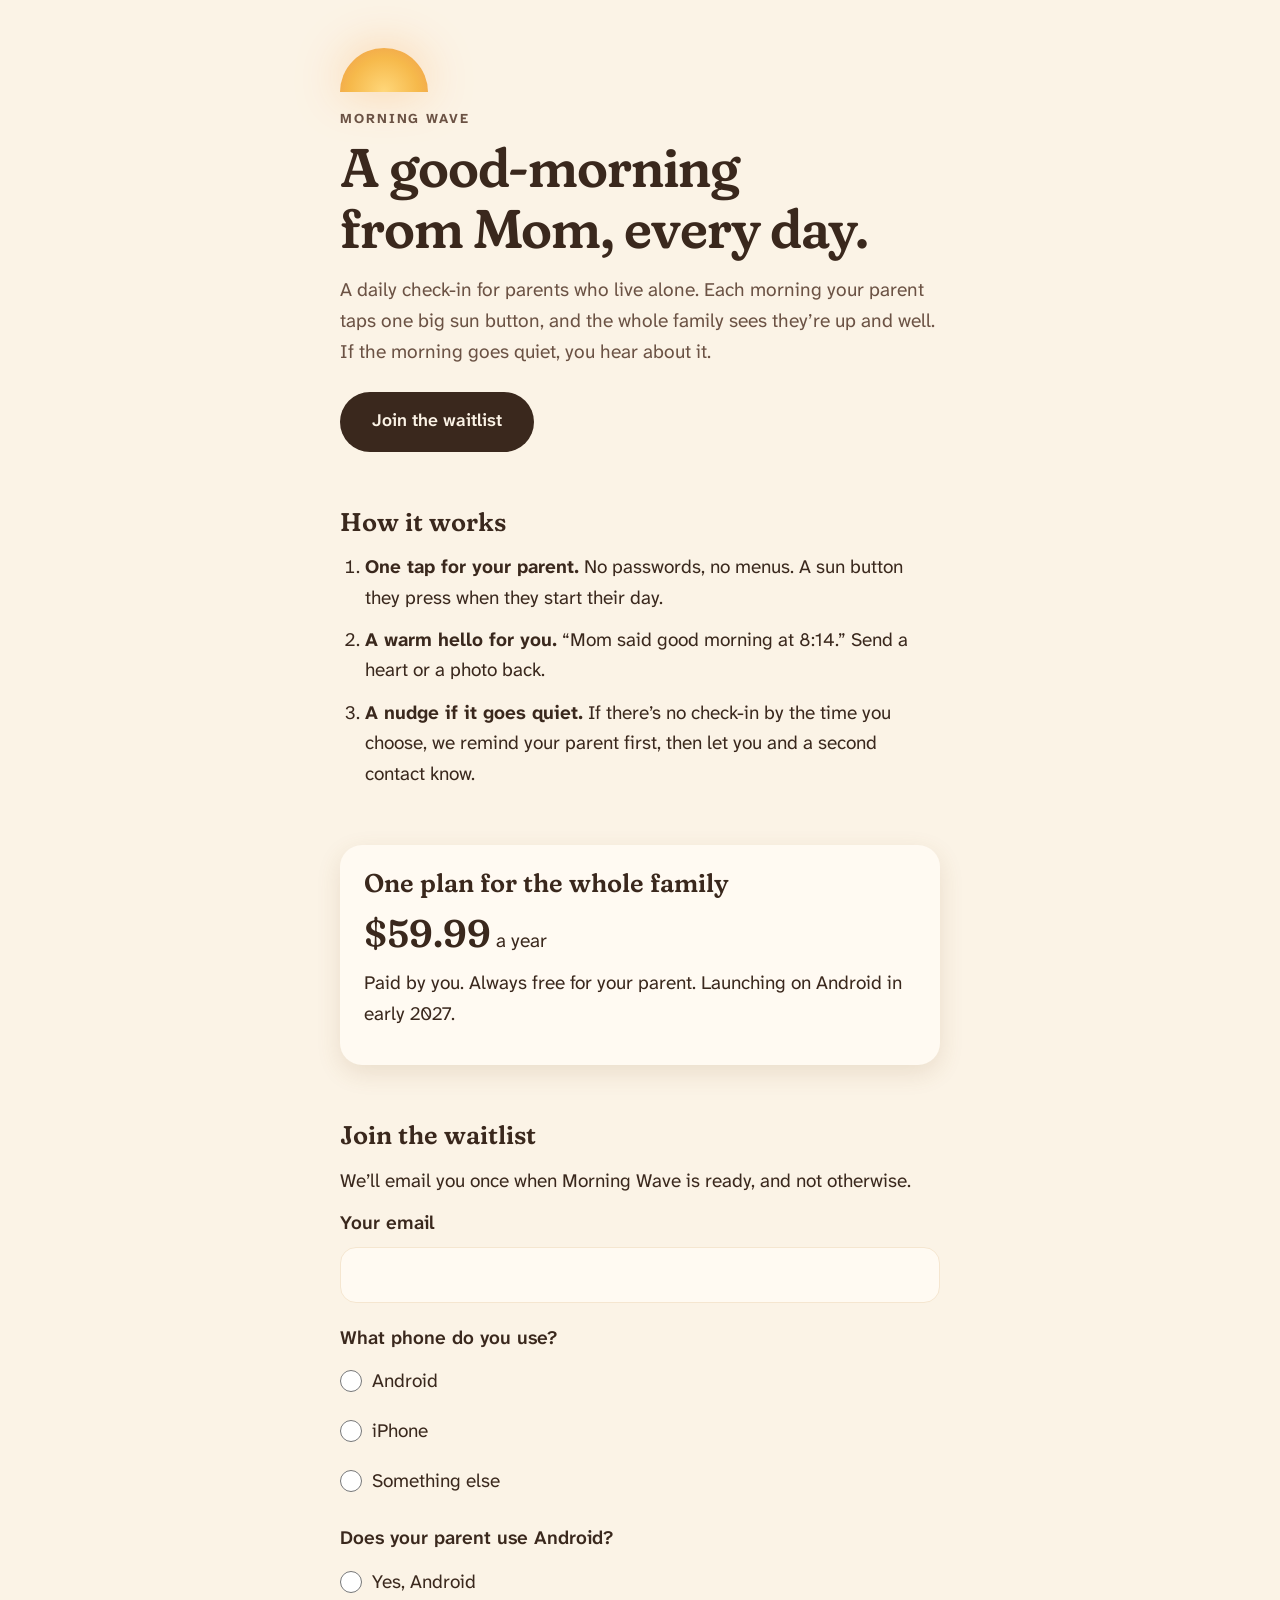
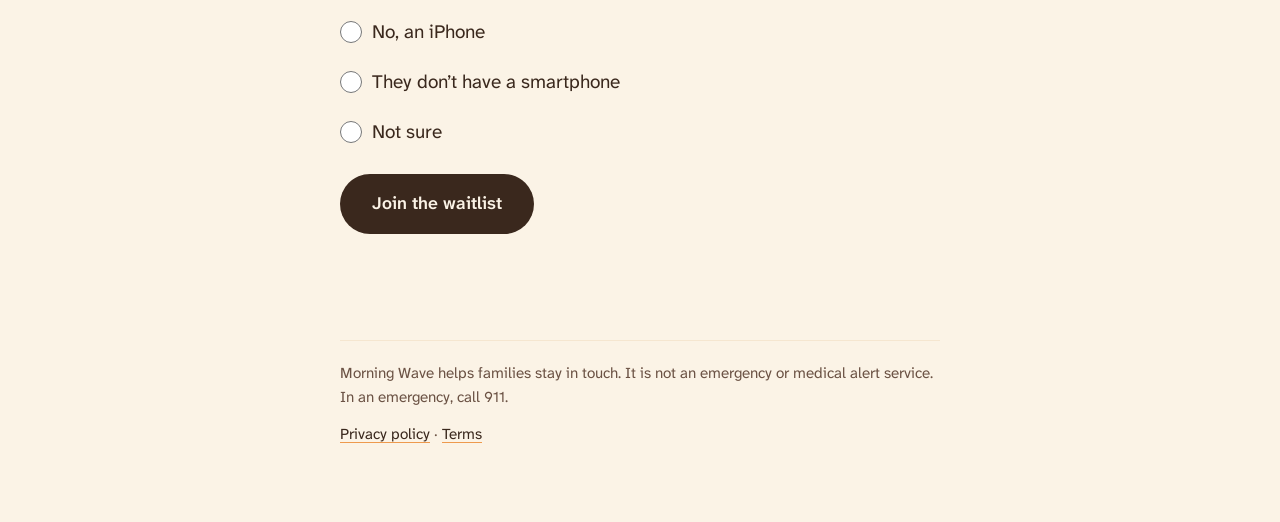
<file: web/waitlist/index.html>
<!doctype html>
<html lang="en">
<head>
  <meta charset="utf-8">
  <meta name="viewport" content="width=device-width, initial-scale=1">
  <title>Morning Wave: a good-morning from Mom, every day</title>
  <meta name="description" content="A daily good-morning check-in for parents who live alone. One tap from them, peace of mind for you. Join the waitlist.">
  <meta property="og:title" content="Morning Wave: a good-morning from Mom, every day">
  <meta property="og:description" content="A daily good-morning check-in for parents who live alone. Join the waitlist.">
  <link rel="icon" href="data:image/svg+xml,%3Csvg xmlns='http://www.w3.org/2000/svg' viewBox='0 0 32 32'%3E%3Cpath d='M4 24a12 12 0 0 1 24 0z' fill='%23F6B94B'/%3E%3C/svg%3E">
  <link rel="preconnect" href="https://fonts.googleapis.com">
  <link rel="preconnect" href="https://fonts.gstatic.com" crossorigin>
  <link rel="stylesheet" href="https://fonts.googleapis.com/css2?family=Atkinson+Hyperlegible+Next:wght@400;700&family=Fraunces:opsz,wght,SOFT,WONK@9..144,600,100,0&display=swap">
  <link rel="stylesheet" href="styles.css">
</head>
<body>
  <main class="wrap">
    <header class="hero">
      <div class="sun" aria-hidden="true"></div>
      <p class="brand">Morning Wave</p>
      <h1>A good-morning from Mom, every day.</h1>
      <p class="lede">A daily check-in for parents who live alone. Each morning your parent taps one big sun button, and the whole family sees they’re up and well. If the morning goes quiet, you hear about it.</p>
      <a class="button" href="#join">Join the waitlist</a>
    </header>

    <section aria-labelledby="how">
      <h2 id="how">How it works</h2>
      <ol class="steps">
        <li><b>One tap for your parent.</b> No passwords, no menus. A sun button they press when they start their day.</li>
        <li><b>A warm hello for you.</b> “Mom said good morning at 8:14.” Send a heart or a photo back.</li>
        <li><b>A nudge if it goes quiet.</b> If there’s no check-in by the time you choose, we remind your parent first, then let you and a second contact know.</li>
      </ol>
    </section>

    <section class="price" aria-labelledby="price">
      <h2 id="price">One plan for the whole family</h2>
      <p class="amount"><b>$59.99</b> a year</p>
      <p>Paid by you. Always free for your parent. Launching on Android in early 2027.</p>
    </section>

    <section id="join" aria-labelledby="join-title">
      <h2 id="join-title">Join the waitlist</h2>
      <p>We’ll email you once when Morning Wave is ready, and not otherwise.</p>

      <form id="waitlist-form" novalidate>
        <label for="email">Your email</label>
        <input id="email" name="email" type="email" autocomplete="email" required maxlength="254"
               pattern="[^@\s]+@[^@\s]+\.[^@\s]+" title="An email address like name@example.com">

        <fieldset>
          <legend>What phone do you use?</legend>
          <label class="choice"><input type="radio" name="own_phone" value="android" required> Android</label>
          <label class="choice"><input type="radio" name="own_phone" value="iphone"> iPhone</label>
          <label class="choice"><input type="radio" name="own_phone" value="other"> Something else</label>
        </fieldset>

        <fieldset>
          <legend>Does your parent use Android?</legend>
          <label class="choice"><input type="radio" name="parent_phone" value="android" required> Yes, Android</label>
          <label class="choice"><input type="radio" name="parent_phone" value="iphone"> No, an iPhone</label>
          <label class="choice"><input type="radio" name="parent_phone" value="no_smartphone"> They don’t have a smartphone</label>
          <label class="choice"><input type="radio" name="parent_phone" value="not_sure"> Not sure</label>
        </fieldset>

        <!-- Left empty by people; bots that fill every field are ignored. -->
        <div class="hp" aria-hidden="true">
          <label for="website">Website</label>
          <input id="website" name="website" type="text" tabindex="-1" autocomplete="off">
        </div>

        <button class="button" type="submit">Join the waitlist</button>
        <p id="form-status" class="status" role="status" aria-live="polite"></p>
      </form>
    </section>

    <footer>
      <p>Morning Wave helps families stay in touch. It is not an emergency or medical alert service. In an emergency, call 911.</p>
      <p><a href="privacy.html">Privacy policy</a> · <a href="terms.html">Terms</a></p>
    </footer>
  </main>

  <script src="config.js"></script>
  <script src="app.js"></script>
</body>
</html>
</file>
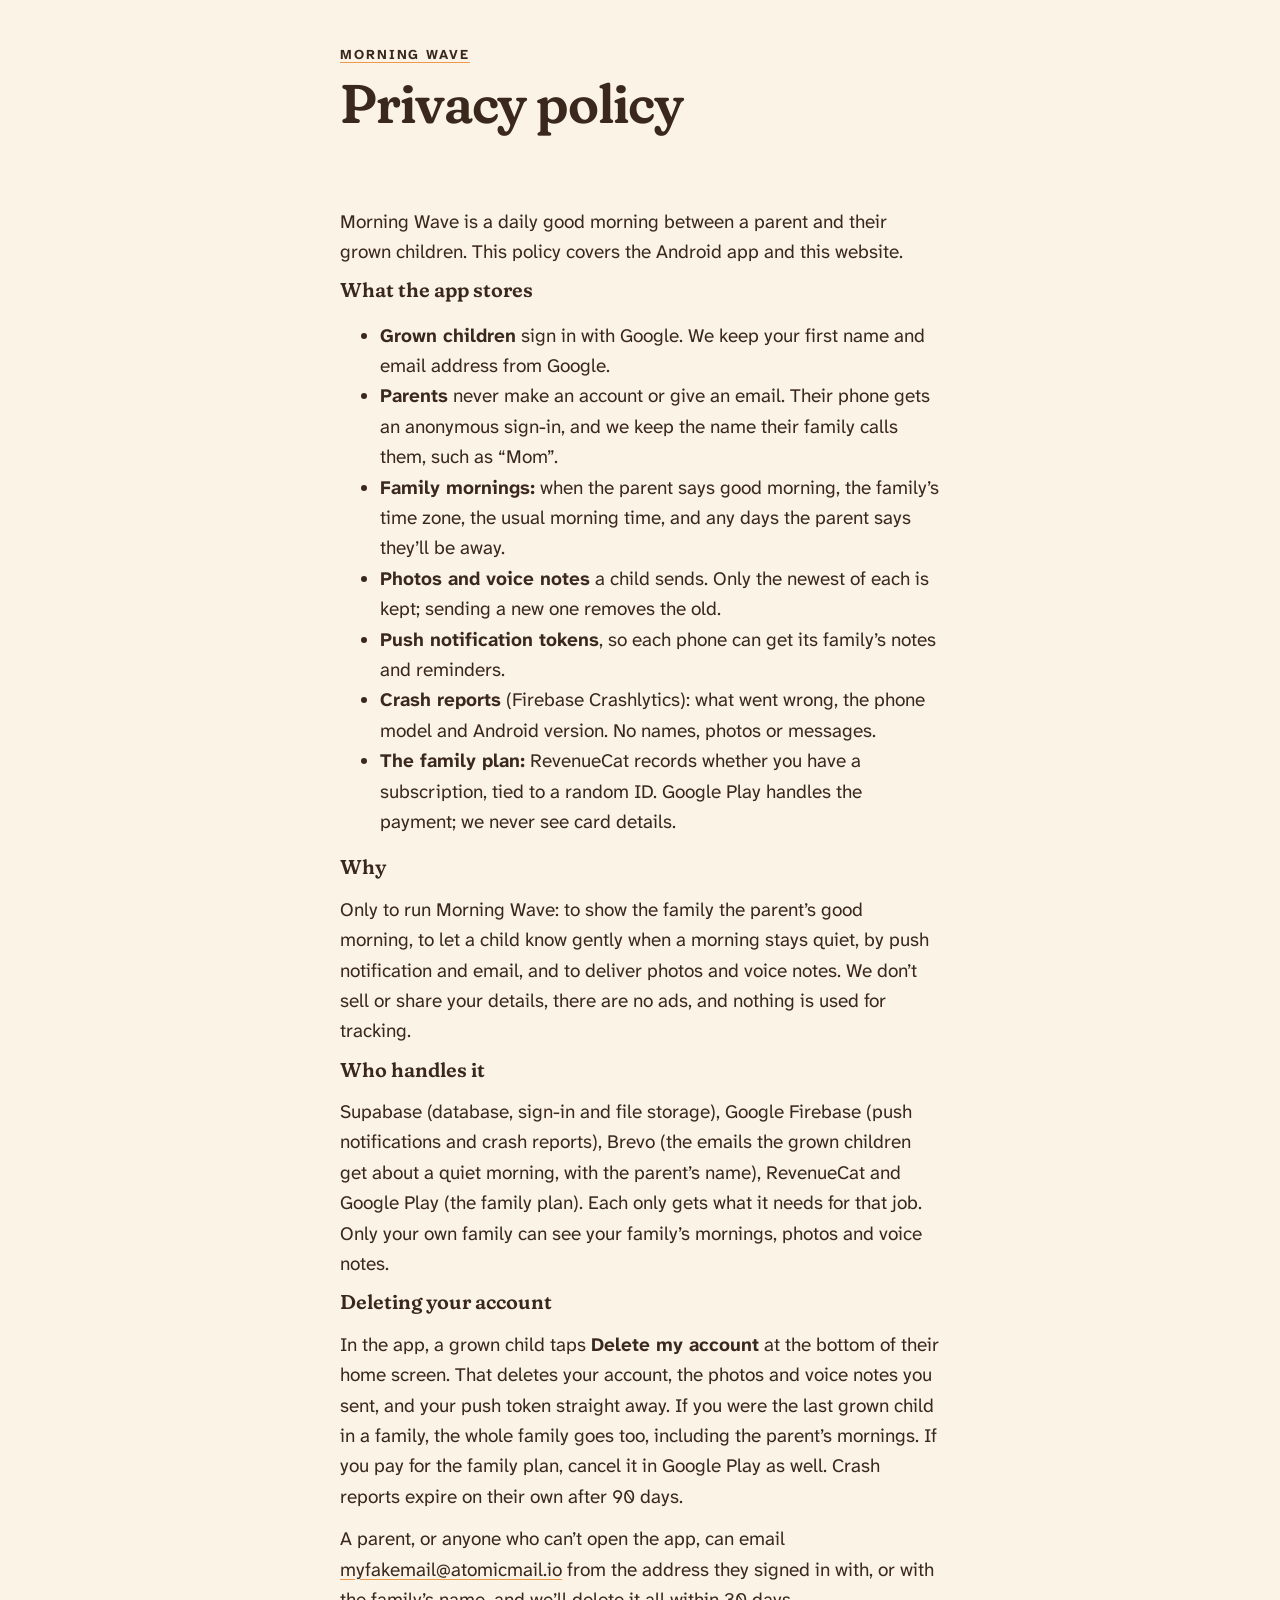
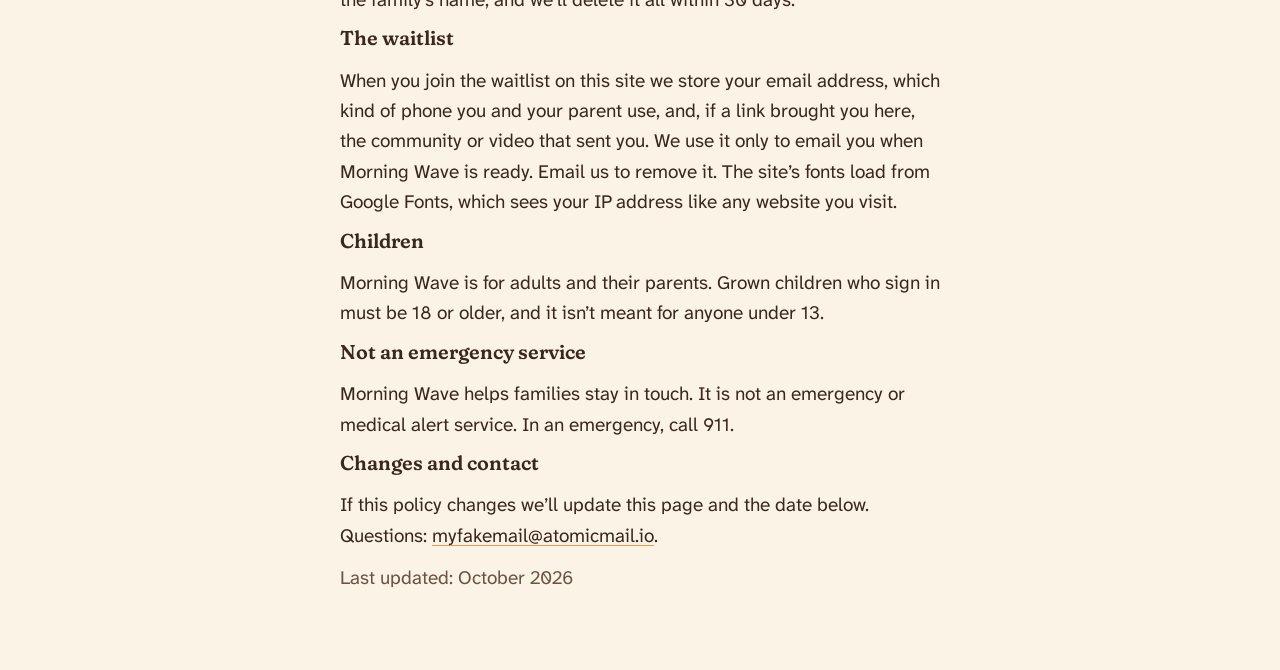
<file: web/waitlist/privacy.html>
<!doctype html>
<html lang="en">
<head>
  <meta charset="utf-8">
  <meta name="viewport" content="width=device-width, initial-scale=1">
  <title>Privacy policy · Morning Wave</title>
  <meta name="robots" content="noindex">
  <link rel="icon" href="data:image/svg+xml,%3Csvg xmlns='http://www.w3.org/2000/svg' viewBox='0 0 32 32'%3E%3Cpath d='M4 24a12 12 0 0 1 24 0z' fill='%23F6B94B'/%3E%3C/svg%3E">
  <link rel="preconnect" href="https://fonts.googleapis.com">
  <link rel="preconnect" href="https://fonts.gstatic.com" crossorigin>
  <link rel="stylesheet" href="https://fonts.googleapis.com/css2?family=Atkinson+Hyperlegible+Next:wght@400;700&family=Fraunces:opsz,wght,SOFT,WONK@9..144,600,100,0&display=swap">
  <link rel="stylesheet" href="styles.css">
</head>
<body>
  <main class="wrap policy">
    <header>
      <p class="brand"><a href="./">Morning Wave</a></p>
      <h1>Privacy policy</h1>
    </header>

    <section>
      <p>Morning Wave is a daily good morning between a parent and their grown children. This policy covers the Android app and this website.</p>

      <h2>What the app stores</h2>
      <ul>
        <li><strong>Grown children</strong> sign in with Google. We keep your first name and email address from Google.</li>
        <li><strong>Parents</strong> never make an account or give an email. Their phone gets an anonymous sign-in, and we keep the name their family calls them, such as “Mom”.</li>
        <li><strong>Family mornings:</strong> when the parent says good morning, the family’s time zone, the usual morning time, and any days the parent says they’ll be away.</li>
        <li><strong>Photos and voice notes</strong> a child sends. Only the newest of each is kept; sending a new one removes the old.</li>
        <li><strong>Push notification tokens</strong>, so each phone can get its family’s notes and reminders.</li>
        <li><strong>Crash reports</strong> (Firebase Crashlytics): what went wrong, the phone model and Android version. No names, photos or messages.</li>
        <li><strong>The family plan:</strong> RevenueCat records whether you have a subscription, tied to a random ID. Google Play handles the payment; we never see card details.</li>
      </ul>

      <h2>Why</h2>
      <p>Only to run Morning Wave: to show the family the parent’s good morning, to let a child know gently when a morning stays quiet, by push notification and email, and to deliver photos and voice notes. We don’t sell or share your details, there are no ads, and nothing is used for tracking.</p>

      <h2>Who handles it</h2>
      <p>Supabase (database, sign-in and file storage), Google Firebase (push notifications and crash reports), Brevo (the emails the grown children get about a quiet morning, with the parent’s name), RevenueCat and Google Play (the family plan). Each only gets what it needs for that job. Only your own family can see your family’s mornings, photos and voice notes.</p>

      <h2 id="delete-account">Deleting your account</h2>
      <p>In the app, a grown child taps <strong>Delete my account</strong> at the bottom of their home screen. That deletes your account, the photos and voice notes you sent, and your push token straight away. If you were the last grown child in a family, the whole family goes too, including the parent’s mornings. If you pay for the family plan, cancel it in Google Play as well. Crash reports expire on their own after 90 days.</p>
      <p>A parent, or anyone who can’t open the app, can email <a href="mailto:myfakemail@atomicmail.io">myfakemail@atomicmail.io</a> from the address they signed in with, or with the family’s name, and we’ll delete it all within 30 days.</p>

      <h2>The waitlist</h2>
      <p>When you join the waitlist on this site we store your email address, which kind of phone you and your parent use, and, if a link brought you here, the community or video that sent you. We use it only to email you when Morning Wave is ready. Email us to remove it. The site’s fonts load from Google Fonts, which sees your IP address like any website you visit.</p>

      <h2>Children</h2>
      <p>Morning Wave is for adults and their parents. Grown children who sign in must be 18 or older, and it isn’t meant for anyone under 13.</p>

      <h2>Not an emergency service</h2>
      <p>Morning Wave helps families stay in touch. It is not an emergency or medical alert service. In an emergency, call 911.</p>

      <h2>Changes and contact</h2>
      <p>If this policy changes we’ll update this page and the date below. Questions: <a href="mailto:myfakemail@atomicmail.io">myfakemail@atomicmail.io</a>.</p>

      <p class="muted">Last updated: October 2026</p>
    </section>
  </main>
</body>
</html>
</file>
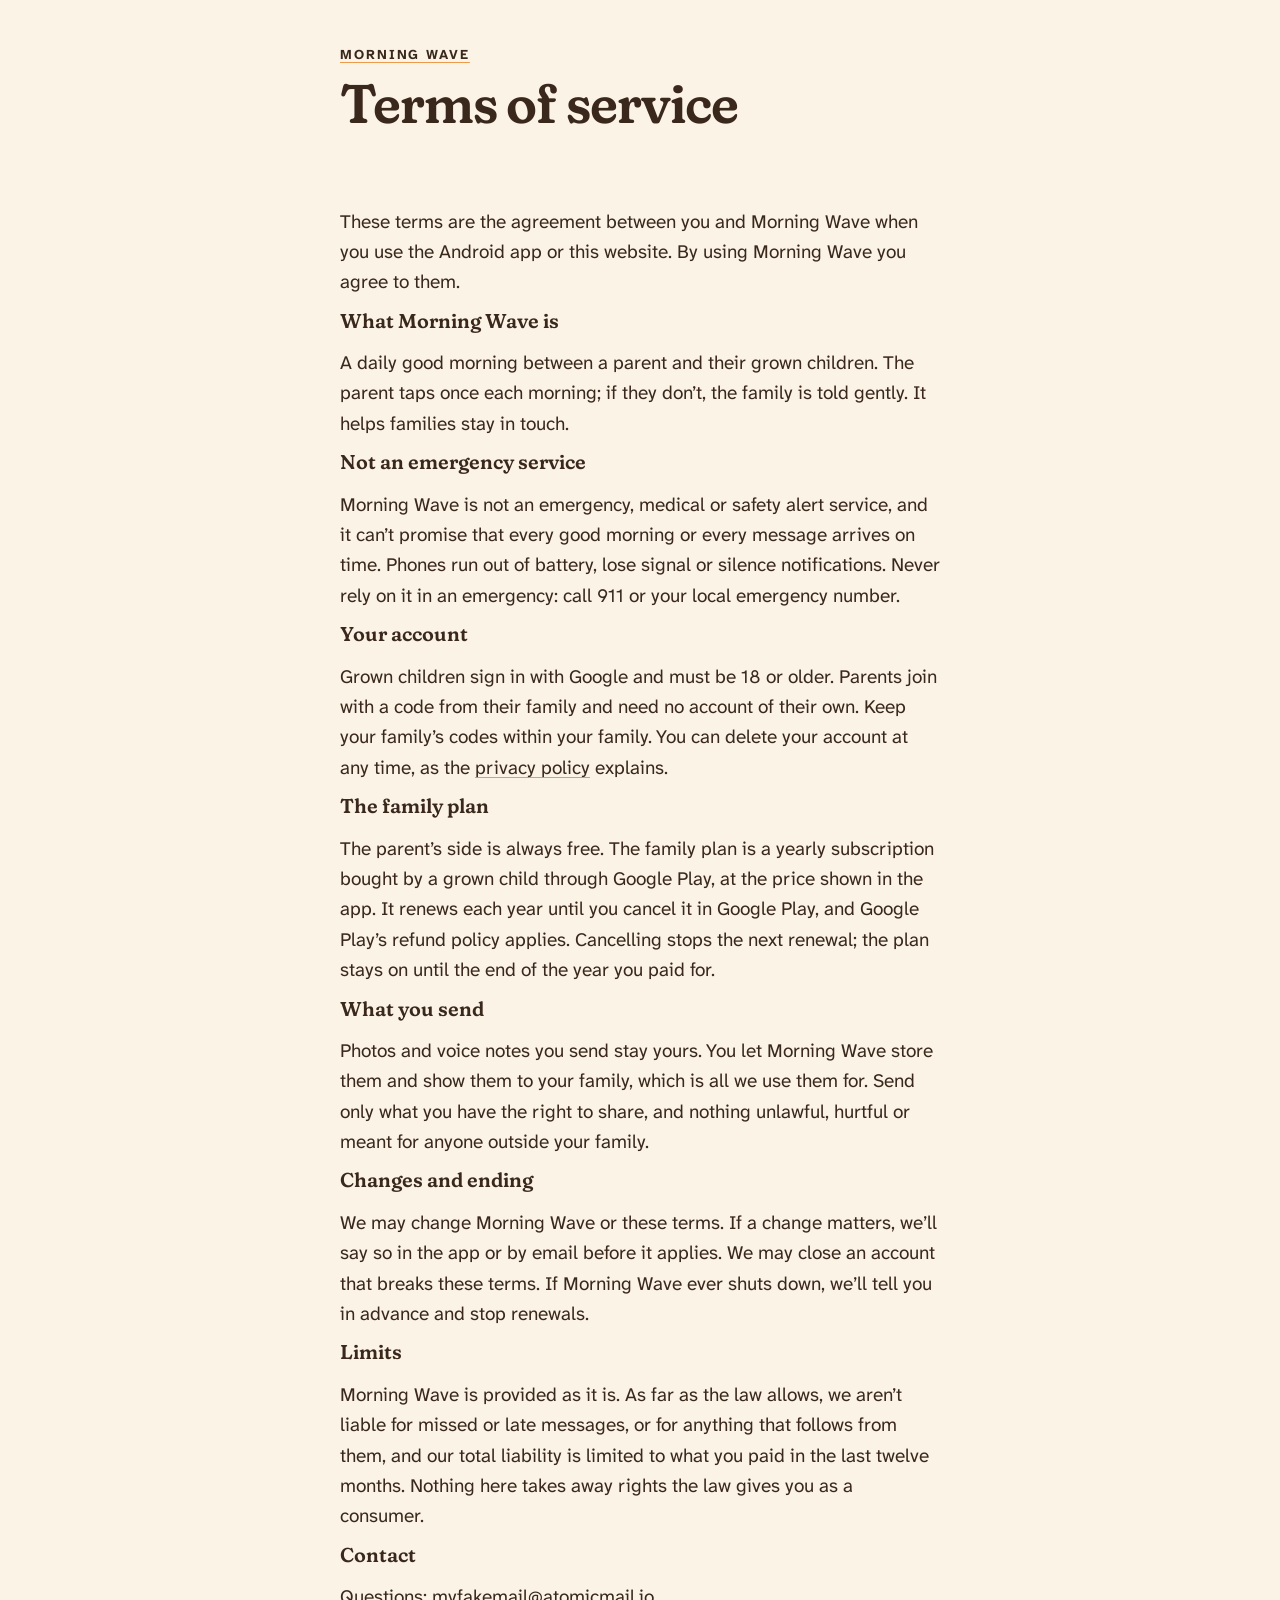
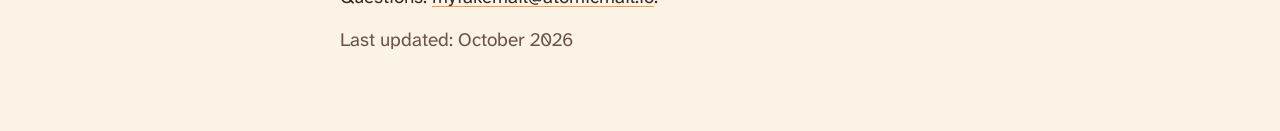
<file: web/waitlist/terms.html>
<!doctype html>
<html lang="en">
<head>
  <meta charset="utf-8">
  <meta name="viewport" content="width=device-width, initial-scale=1">
  <title>Terms of service · Morning Wave</title>
  <meta name="robots" content="noindex">
  <link rel="icon" href="data:image/svg+xml,%3Csvg xmlns='http://www.w3.org/2000/svg' viewBox='0 0 32 32'%3E%3Cpath d='M4 24a12 12 0 0 1 24 0z' fill='%23F6B94B'/%3E%3C/svg%3E">
  <link rel="preconnect" href="https://fonts.googleapis.com">
  <link rel="preconnect" href="https://fonts.gstatic.com" crossorigin>
  <link rel="stylesheet" href="https://fonts.googleapis.com/css2?family=Atkinson+Hyperlegible+Next:wght@400;700&family=Fraunces:opsz,wght,SOFT,WONK@9..144,600,100,0&display=swap">
  <link rel="stylesheet" href="styles.css">
</head>
<body>
  <main class="wrap policy">
    <header>
      <p class="brand"><a href="./">Morning Wave</a></p>
      <h1>Terms of service</h1>
    </header>

    <section>
      <p>These terms are the agreement between you and Morning Wave when you use the Android app or this website. By using Morning Wave you agree to them.</p>

      <h2>What Morning Wave is</h2>
      <p>A daily good morning between a parent and their grown children. The parent taps once each morning; if they don’t, the family is told gently. It helps families stay in touch.</p>

      <h2>Not an emergency service</h2>
      <p>Morning Wave is not an emergency, medical or safety alert service, and it can’t promise that every good morning or every message arrives on time. Phones run out of battery, lose signal or silence notifications. Never rely on it in an emergency: call 911 or your local emergency number.</p>

      <h2>Your account</h2>
      <p>Grown children sign in with Google and must be 18 or older. Parents join with a code from their family and need no account of their own. Keep your family’s codes within your family. You can delete your account at any time, as the <a href="privacy.html#delete-account">privacy policy</a> explains.</p>

      <h2>The family plan</h2>
      <p>The parent’s side is always free. The family plan is a yearly subscription bought by a grown child through Google Play, at the price shown in the app. It renews each year until you cancel it in Google Play, and Google Play’s refund policy applies. Cancelling stops the next renewal; the plan stays on until the end of the year you paid for.</p>

      <h2>What you send</h2>
      <p>Photos and voice notes you send stay yours. You let Morning Wave store them and show them to your family, which is all we use them for. Send only what you have the right to share, and nothing unlawful, hurtful or meant for anyone outside your family.</p>

      <h2>Changes and ending</h2>
      <p>We may change Morning Wave or these terms. If a change matters, we’ll say so in the app or by email before it applies. We may close an account that breaks these terms. If Morning Wave ever shuts down, we’ll tell you in advance and stop renewals.</p>

      <h2>Limits</h2>
      <p>Morning Wave is provided as it is. As far as the law allows, we aren’t liable for missed or late messages, or for anything that follows from them, and our total liability is limited to what you paid in the last twelve months. Nothing here takes away rights the law gives you as a consumer.</p>

      <h2>Contact</h2>
      <p>Questions: <a href="mailto:myfakemail@atomicmail.io">myfakemail@atomicmail.io</a>.</p>

      <p class="muted">Last updated: October 2026</p>
    </section>
  </main>
</body>
</html>
</file>
<file: web/waitlist/styles.css>
:root {
  /* Palette from lib/theme/palette.dart (DESIGN.md). Light only, like the app. */
  --paper: #fbf3e6;
  --paper-deep: #f5e6d0;
  --card: #fffaf2;
  --ink: #3a281d;
  --ink-soft: #6b5244;
  --sun-core: #ffd77a;
  --sun: #f6b94b;
  --sun-edge: #ee9a4d;
  --glow: #fbd3a6;
  --sage-deep: #4f6e55;
  --shadow: rgba(138, 90, 43, 0.14);
  --bad: #9e3a22;
  --voice: "Fraunces", Georgia, serif;
  --body: "Atkinson Hyperlegible Next", ui-sans-serif, system-ui, sans-serif;
  color-scheme: light;
}

* { box-sizing: border-box; }

body {
  margin: 0;
  background: var(--paper);
  color: var(--ink);
  font: 19px/1.6 var(--body);
}

.wrap {
  max-width: 640px;
  margin: 0 auto;
  padding: 48px 20px 64px;
  display: flex;
  flex-direction: column;
  gap: 56px;
}

h1, h2 {
  font-family: var(--voice);
  font-variation-settings: "SOFT" 100, "WONK" 0;
  font-weight: 600;
  line-height: 1.12;
  margin: 0 0 16px;
  text-wrap: balance;
}
h1 { font-size: clamp(2.3rem, 8vw, 3.4rem); letter-spacing: -0.02em; }
h2 { font-size: 1.6rem; }
p { margin: 0 0 12px; }
a { color: var(--ink); text-decoration-color: var(--sun-edge); text-underline-offset: 3px; }

.hero { display: flex; flex-direction: column; align-items: flex-start; }
.sun {
  width: 88px;
  height: 44px;
  border-radius: 88px 88px 0 0;
  background: radial-gradient(circle at 50% 100%, var(--sun-core), var(--sun) 55%, var(--sun-edge));
  box-shadow: 0 0 48px var(--glow);
  margin-bottom: 20px;
}
.brand {
  font: 700 0.85rem/1 var(--body);
  letter-spacing: 0.14em;
  text-transform: uppercase;
  color: var(--ink-soft);
}
.lede { font-size: 1.2rem; color: var(--ink-soft); margin-bottom: 24px; }

.steps { margin: 0; padding-left: 1.3em; display: flex; flex-direction: column; gap: 12px; }

.price {
  background: var(--card);
  border-radius: 22px;
  box-shadow: 0 8px 24px var(--shadow);
  padding: 24px;
}
.amount { font-size: 1.2rem; }
.amount b { font: 600 2.4rem/1 var(--voice); font-variation-settings: "SOFT" 100, "WONK" 0; }

form { display: flex; flex-direction: column; gap: 20px; margin-top: 8px; }
label { font-weight: 600; }
input[type="email"] {
  width: 100%;
  font: inherit;
  padding: 12px 14px;
  margin-top: -12px;
  border: 1px solid var(--paper-deep);
  border-radius: 16px;
  background: var(--card);
  color: var(--ink);
}
fieldset { border: 0; margin: 0; padding: 0; display: flex; flex-direction: column; gap: 6px; }
legend { font-weight: 600; margin-bottom: 6px; padding: 0; }
.choice { font-weight: 400; display: flex; align-items: center; gap: 10px; min-height: 44px; }
.choice input { width: 22px; height: 22px; accent-color: var(--ink); margin: 0; }

.button {
  display: inline-block;
  font: 600 1.1rem/1 var(--body);
  color: var(--paper);
  background: var(--ink);
  border: 0;
  border-radius: 999px;
  min-height: 60px;
  padding: 20px 32px;
  text-decoration: none;
  cursor: pointer;
}
form .button { align-self: flex-start; }
.button:disabled { opacity: 0.6; cursor: progress; }
:focus-visible { outline: 3px solid var(--sun-edge); outline-offset: 3px; }

.status { min-height: 1.6em; margin: 0; }
.status.error { color: var(--bad); }

/* Honeypot: off-screen rather than display:none so simple bots still fill it. */
.hp { position: absolute; left: -9999px; width: 1px; height: 1px; overflow: hidden; }

footer { border-top: 1px solid var(--paper-deep); padding-top: 20px; color: var(--ink-soft); font-size: 0.95rem; }

.policy h2 { font-size: 1.25rem; margin-top: 12px; }
.muted { color: var(--ink-soft); }
.todo {
  background: var(--paper-deep);
  border-left: 4px solid var(--sun-edge);
  padding: 12px 16px;
  border-radius: 6px;
}
</file>
